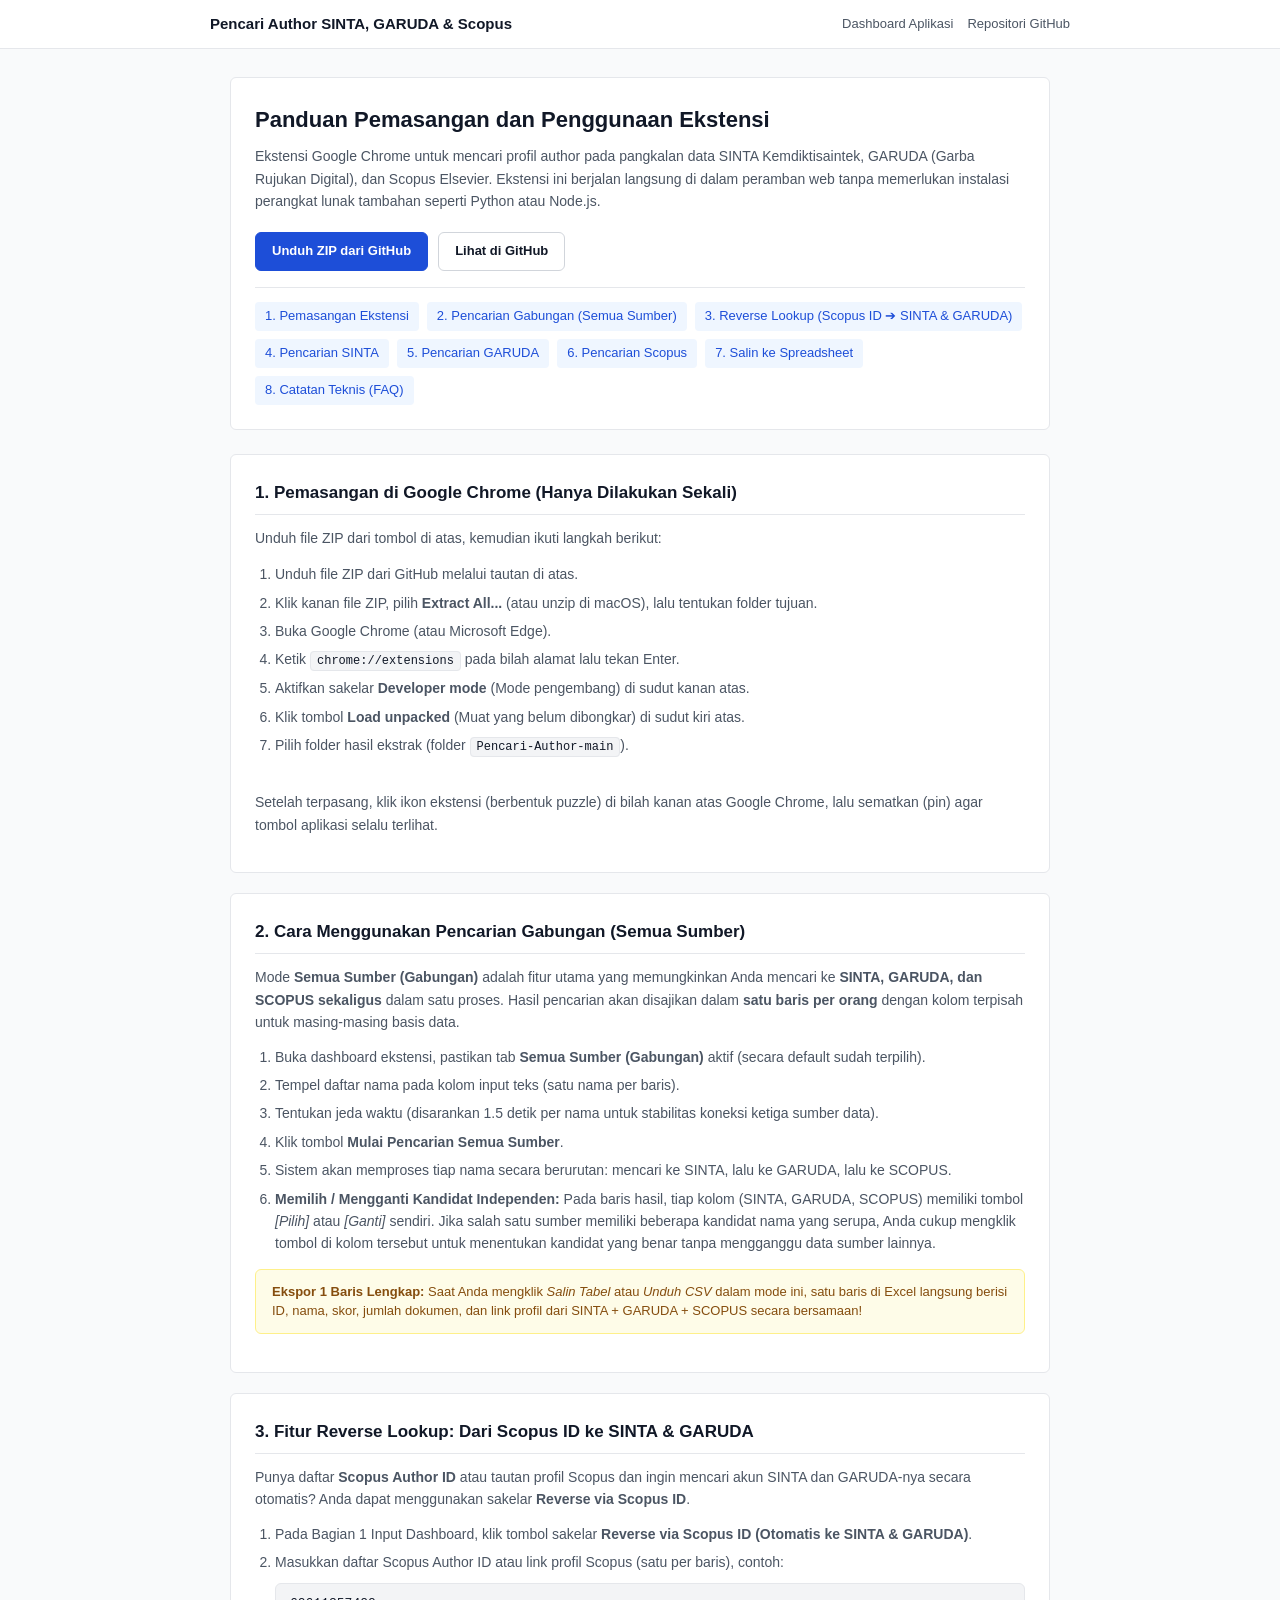
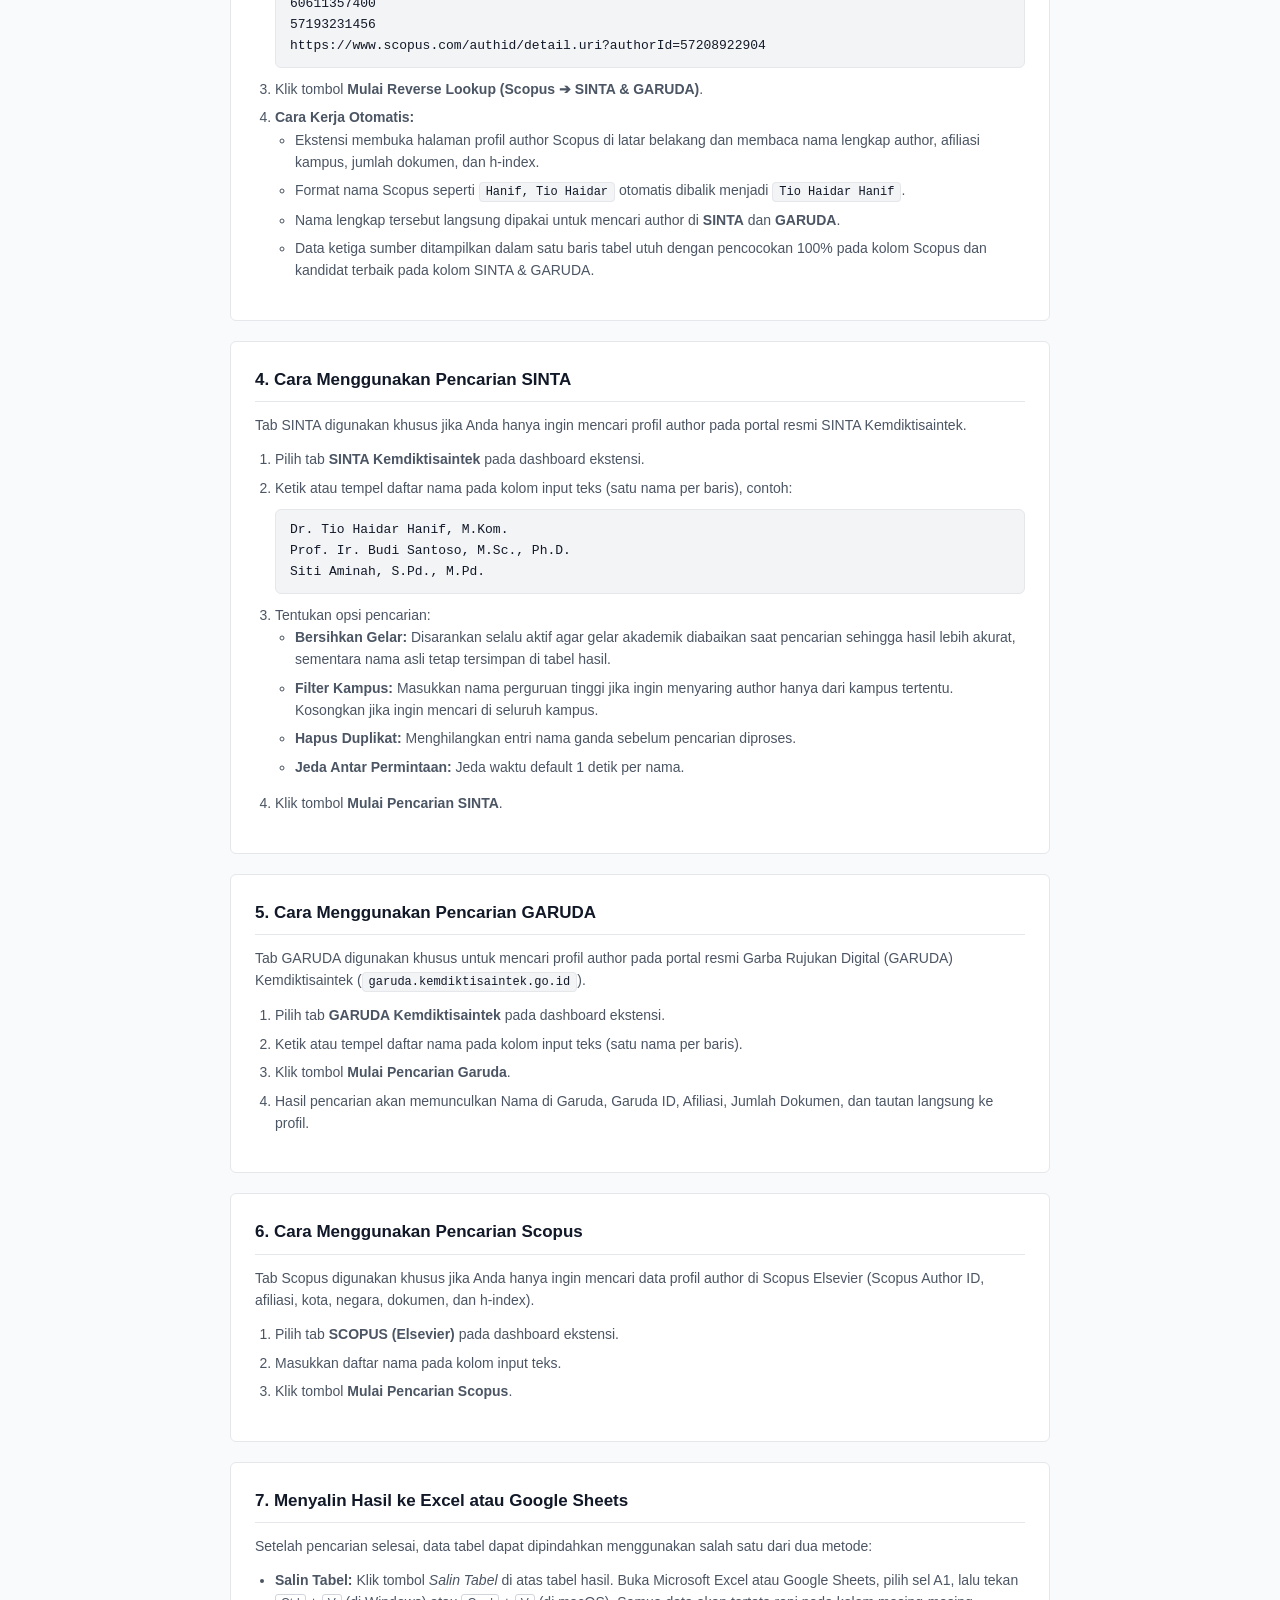
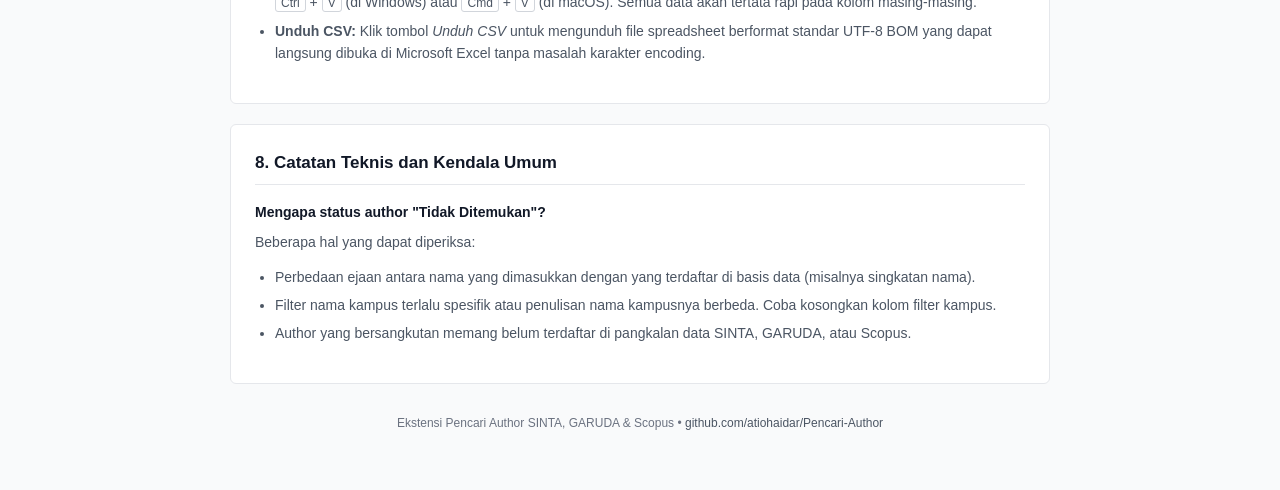
<file: index.html>
<!DOCTYPE html>
<html lang="id">
<head>
    <meta charset="UTF-8">
    <meta name="viewport" content="width=device-width, initial-scale=1.0">
    <title>Panduan dan Pemasangan Ekstensi Pencari Author SINTA, GARUDA & Scopus</title>
    <style>
        :root {
            --bg: #f9fafb;
            --surface: #ffffff;
            --text-main: #111827;
            --text-muted: #4b5563;
            --text-light: #6b7280;
            --border: #e5e7eb;
            --border-dark: #d1d5db;
            --primary: #1d4ed8;
            --primary-hover: #1e40af;
            --primary-bg: #eff6ff;
            --code-bg: #f3f4f6;
            --radius: 6px;
        }

        * {
            box-sizing: border-box;
            margin: 0;
            padding: 0;
        }

        body {
            font-family: -apple-system, BlinkMacSystemFont, "Segoe UI", Roboto, Helvetica, Arial, sans-serif;
            background-color: var(--bg);
            color: var(--text-main);
            line-height: 1.6;
            font-size: 15px;
            padding-bottom: 60px;
        }

        /* Top Bar */
        .header-bar {
            background: var(--surface);
            border-bottom: 1px solid var(--border);
            padding: 12px 24px;
        }

        .header-inner {
            max-width: 860px;
            margin: 0 auto;
            display: flex;
            align-items: center;
            justify-content: space-between;
            gap: 16px;
        }

        .header-title {
            font-size: 15px;
            font-weight: 600;
            color: var(--text-main);
            text-decoration: none;
        }

        .header-nav {
            display: flex;
            align-items: center;
            gap: 14px;
        }

        .header-nav a {
            color: var(--text-muted);
            text-decoration: none;
            font-size: 13px;
        }

        .header-nav a:hover {
            color: var(--primary);
        }

        /* Main Container */
        .content-container {
            max-width: 860px;
            margin: 28px auto 0;
            padding: 0 20px;
        }

        /* Intro Box */
        .doc-intro {
            background: var(--surface);
            border: 1px solid var(--border);
            border-radius: var(--radius);
            padding: 24px;
            margin-bottom: 24px;
        }

        .doc-intro h1 {
            font-size: 22px;
            font-weight: 700;
            color: var(--text-main);
            margin-bottom: 8px;
        }

        .doc-intro p.description {
            color: var(--text-muted);
            font-size: 14px;
            line-height: 1.6;
            margin-bottom: 20px;
        }

        .action-row {
            display: flex;
            flex-wrap: wrap;
            align-items: center;
            gap: 10px;
            margin-bottom: 14px;
        }

        .btn {
            display: inline-block;
            font-size: 13px;
            font-weight: 600;
            padding: 8px 16px;
            border-radius: var(--radius);
            text-decoration: none;
            cursor: pointer;
            transition: background 0.15s ease, border-color 0.15s ease;
        }

        .btn-primary {
            background: var(--primary);
            color: #ffffff;
            border: 1px solid var(--primary);
        }

        .btn-primary:hover {
            background: var(--primary-hover);
            border-color: var(--primary-hover);
        }

        .btn-secondary {
            background: var(--surface);
            color: var(--text-main);
            border: 1px solid var(--border-dark);
        }

        .btn-secondary:hover {
            background: var(--code-bg);
        }

        .env-note {
            font-size: 12px;
            color: var(--text-light);
        }

        /* Quick Jumps */
        .table-of-contents {
            border-top: 1px solid var(--border);
            padding-top: 14px;
            margin-top: 16px;
            display: flex;
            flex-wrap: wrap;
            gap: 8px;
        }

        .table-of-contents a {
            font-size: 13px;
            color: var(--primary);
            text-decoration: none;
            background: var(--primary-bg);
            padding: 4px 10px;
            border-radius: 4px;
        }

        .table-of-contents a:hover {
            text-decoration: underline;
        }

        /* Content Sections */
        .doc-section {
            background: var(--surface);
            border: 1px solid var(--border);
            border-radius: var(--radius);
            padding: 24px;
            margin-bottom: 20px;
        }

        .doc-section h2 {
            font-size: 17px;
            font-weight: 700;
            margin-bottom: 12px;
            color: var(--text-main);
            border-bottom: 1px solid var(--border);
            padding-bottom: 8px;
        }

        .doc-section h3 {
            font-size: 14px;
            font-weight: 600;
            margin: 16px 0 8px;
            color: var(--text-main);
        }

        .doc-section p {
            color: var(--text-muted);
            font-size: 14px;
            margin-bottom: 12px;
        }

        ol, ul {
            margin-left: 20px;
            margin-bottom: 14px;
            color: var(--text-muted);
            font-size: 14px;
        }

        li {
            margin-bottom: 6px;
        }

        code {
            font-family: ui-monospace, SFMono-Regular, Menlo, Monaco, Consolas, monospace;
            background: var(--code-bg);
            padding: 2px 6px;
            border-radius: 4px;
            font-size: 12px;
            color: var(--text-main);
            border: 1px solid var(--border);
        }

        pre {
            background: var(--code-bg);
            border: 1px solid var(--border);
            border-radius: var(--radius);
            padding: 10px 14px;
            font-family: ui-monospace, SFMono-Regular, Menlo, Monaco, Consolas, monospace;
            font-size: 13px;
            margin: 10px 0;
            overflow-x: auto;
            color: var(--text-main);
        }

        .note-box {
            background: #fefce8;
            border: 1px solid #fef08a;
            border-radius: var(--radius);
            padding: 12px 16px;
            margin: 14px 0;
            font-size: 13px;
            color: #854d0e;
            line-height: 1.5;
        }

        .os-columns {
            display: grid;
            grid-template-columns: 1fr;
            gap: 16px;
            margin-top: 14px;
        }

        .os-box {
            border: 1px solid var(--border);
            border-radius: var(--radius);
            padding: 16px;
            background: #fafafa;
        }

        .os-box-title {
            font-weight: 600;
            font-size: 14px;
            margin-bottom: 10px;
            color: var(--text-main);
        }

        kbd {
            background: #ffffff;
            border: 1px solid var(--border-dark);
            border-radius: 3px;
            padding: 1px 5px;
            font-size: 12px;
            font-family: inherit;
        }

        /* Footer */
        footer {
            max-width: 860px;
            margin: 30px auto 0;
            padding: 0 20px;
            text-align: center;
            font-size: 12px;
            color: var(--text-light);
        }

        footer a {
            color: var(--text-muted);
            text-decoration: none;
        }

        footer a:hover {
            text-decoration: underline;
        }
    </style>
</head>
<body>

    <!-- Header Navigation -->
    <header class="header-bar">
        <div class="header-inner">
            <a href="#" class="header-title">Pencari Author SINTA, GARUDA & Scopus</a>
            <div class="header-nav">
                <a href="dashboard.html">Dashboard Aplikasi</a>
                <a href="https://github.com/atiohaidar/Pencari-Author" target="_blank" rel="noopener">Repositori GitHub</a>
            </div>
        </div>
    </header>

    <main class="content-container">

        <!-- Intro and Download Section -->
        <section class="doc-intro">
            <h1>Panduan Pemasangan dan Penggunaan Ekstensi</h1>
            <p class="description">
                Ekstensi Google Chrome untuk mencari profil author pada pangkalan data SINTA Kemdiktisaintek, GARUDA (Garba Rujukan Digital), dan Scopus Elsevier. Ekstensi ini berjalan langsung di dalam peramban web tanpa memerlukan instalasi perangkat lunak tambahan seperti Python atau Node.js.
            </p>

            <div class="action-row">
                <a href="https://github.com/atiohaidar/Pencari-Author/archive/refs/heads/main.zip" class="btn btn-primary">
                    Unduh ZIP dari GitHub
                </a>
               
                <a href="https://github.com/atiohaidar/Pencari-Author" target="_blank" rel="noopener" class="btn btn-secondary">
                    Lihat di GitHub
                </a>
            </div>

            <nav class="table-of-contents">
                <a href="#instalasi">1. Pemasangan Ekstensi</a>
                <a href="#gabungan">2. Pencarian Gabungan (Semua Sumber)</a>
                <a href="#reverse-scopus">3. Reverse Lookup (Scopus ID ➔ SINTA & GARUDA)</a>
                <a href="#sinta">4. Pencarian SINTA</a>
                <a href="#garuda">5. Pencarian GARUDA</a>
                <a href="#scopus">6. Pencarian Scopus</a>
                <a href="#ekspor">7. Salin ke Spreadsheet</a>
                <a href="#faq">8. Catatan Teknis (FAQ)</a>
            </nav>
        </section>

        <!-- Section 1: Pemasangan -->
        <section id="instalasi" class="doc-section">
            <h2>1. Pemasangan di Google Chrome (Hanya Dilakukan Sekali)</h2>
            <p>
                Unduh file ZIP dari tombol di atas, kemudian ikuti langkah berikut:
            </p>

            <div class="os-columns">
                <ol>
                    <li>Unduh file ZIP dari GitHub melalui tautan di atas.</li>
                    <li>Klik kanan file ZIP, pilih <strong>Extract All...</strong> (atau unzip di macOS), lalu tentukan folder tujuan.</li>
                    <li>Buka Google Chrome (atau Microsoft Edge).</li>
                    <li>Ketik <code>chrome://extensions</code> pada bilah alamat lalu tekan Enter.</li>
                    <li>Aktifkan sakelar <strong>Developer mode</strong> (Mode pengembang) di sudut kanan atas.</li>
                    <li>Klik tombol <strong>Load unpacked</strong> (Muat yang belum dibongkar) di sudut kiri atas.</li>
                    <li>Pilih folder hasil ekstrak (folder <code>Pencari-Author-main</code>).</li>
                </ol>
            </div>

            <p style="margin-top: 14px;">
                Setelah terpasang, klik ikon ekstensi (berbentuk puzzle) di bilah kanan atas Google Chrome, lalu sematkan (pin) agar tombol aplikasi selalu terlihat.
            </p>
        </section>

        <!-- Section 2: Pencarian Gabungan -->
        <section id="gabungan" class="doc-section">
            <h2>2. Cara Menggunakan Pencarian Gabungan (Semua Sumber)</h2>
            <p>
                Mode <strong>Semua Sumber (Gabungan)</strong> adalah fitur utama yang memungkinkan Anda mencari ke <strong>SINTA, GARUDA, dan SCOPUS sekaligus</strong> dalam satu proses. Hasil pencarian akan disajikan dalam <strong>satu baris per orang</strong> dengan kolom terpisah untuk masing-masing basis data.
            </p>

            <ol>
                <li>Buka dashboard ekstensi, pastikan tab <strong>Semua Sumber (Gabungan)</strong> aktif (secara default sudah terpilih).</li>
                <li>Tempel daftar nama pada kolom input teks (satu nama per baris).</li>
                <li>Tentukan jeda waktu (disarankan 1.5 detik per nama untuk stabilitas koneksi ketiga sumber data).</li>
                <li>Klik tombol <strong>Mulai Pencarian Semua Sumber</strong>.</li>
                <li>
                    Sistem akan memproses tiap nama secara berurutan: mencari ke SINTA, lalu ke GARUDA, lalu ke SCOPUS.
                </li>
                <li>
                    <strong>Memilih / Mengganti Kandidat Independen:</strong> Pada baris hasil, tiap kolom (SINTA, GARUDA, SCOPUS) memiliki tombol <em>[Pilih]</em> atau <em>[Ganti]</em> sendiri. Jika salah satu sumber memiliki beberapa kandidat nama yang serupa, Anda cukup mengklik tombol di kolom tersebut untuk menentukan kandidat yang benar tanpa mengganggu data sumber lainnya.
                </li>
            </ol>

            <div class="note-box">
                <strong>Ekspor 1 Baris Lengkap:</strong> Saat Anda mengklik <em>Salin Tabel</em> atau <em>Unduh CSV</em> dalam mode ini, satu baris di Excel langsung berisi ID, nama, skor, jumlah dokumen, dan link profil dari SINTA + GARUDA + SCOPUS secara bersamaan!
            </div>
        </section>

        <!-- Section 3: Reverse Lookup Scopus ID -->
        <section id="reverse-scopus" class="doc-section">
            <h2>3. Fitur Reverse Lookup: Dari Scopus ID ke SINTA & GARUDA</h2>
            <p>
                Punya daftar <strong>Scopus Author ID</strong> atau tautan profil Scopus dan ingin mencari akun SINTA dan GARUDA-nya secara otomatis? Anda dapat menggunakan sakelar <strong>Reverse via Scopus ID</strong>.
            </p>

            <ol>
                <li>Pada Bagian 1 Input Dashboard, klik tombol sakelar <strong>Reverse via Scopus ID (Otomatis ke SINTA & GARUDA)</strong>.</li>
                <li>
                    Masukkan daftar Scopus Author ID atau link profil Scopus (satu per baris), contoh:
                    <pre>60611357400
57193231456
https://www.scopus.com/authid/detail.uri?authorId=57208922904</pre>
                </li>
                <li>Klik tombol <strong>Mulai Reverse Lookup (Scopus ➔ SINTA & GARUDA)</strong>.</li>
                <li>
                    <strong>Cara Kerja Otomatis:</strong>
                    <ul>
                        <li>Ekstensi membuka halaman profil author Scopus di latar belakang dan membaca nama lengkap author, afiliasi kampus, jumlah dokumen, dan h-index.</li>
                        <li>Format nama Scopus seperti <code>Hanif, Tio Haidar</code> otomatis dibalik menjadi <code>Tio Haidar Hanif</code>.</li>
                        <li>Nama lengkap tersebut langsung dipakai untuk mencari author di <strong>SINTA</strong> dan <strong>GARUDA</strong>.</li>
                        <li>Data ketiga sumber ditampilkan dalam satu baris tabel utuh dengan pencocokan 100% pada kolom Scopus dan kandidat terbaik pada kolom SINTA & GARUDA.</li>
                    </ul>
                </li>
            </ol>
        </section>

        <!-- Section 4: Pencarian SINTA -->
        <section id="sinta" class="doc-section">
            <h2>4. Cara Menggunakan Pencarian SINTA</h2>
            <p>
                Tab SINTA digunakan khusus jika Anda hanya ingin mencari profil author pada portal resmi SINTA Kemdiktisaintek.
            </p>

            <ol>
                <li>Pilih tab <strong>SINTA Kemdiktisaintek</strong> pada dashboard ekstensi.</li>
                <li>
                    Ketik atau tempel daftar nama pada kolom input teks (satu nama per baris), contoh:
                    <pre>Dr. Tio Haidar Hanif, M.Kom.
Prof. Ir. Budi Santoso, M.Sc., Ph.D.
Siti Aminah, S.Pd., M.Pd.</pre>
                </li>
                <li>
                    Tentukan opsi pencarian:
                    <ul>
                        <li><strong>Bersihkan Gelar:</strong> Disarankan selalu aktif agar gelar akademik diabaikan saat pencarian sehingga hasil lebih akurat, sementara nama asli tetap tersimpan di tabel hasil.</li>
                        <li><strong>Filter Kampus:</strong> Masukkan nama perguruan tinggi jika ingin menyaring author hanya dari kampus tertentu. Kosongkan jika ingin mencari di seluruh kampus.</li>
                        <li><strong>Hapus Duplikat:</strong> Menghilangkan entri nama ganda sebelum pencarian diproses.</li>
                        <li><strong>Jeda Antar Permintaan:</strong> Jeda waktu default 1 detik per nama.</li>
                    </ul>
                </li>
                <li>Klik tombol <strong>Mulai Pencarian SINTA</strong>.</li>
            </ol>
        </section>

        <!-- Section 5: Pencarian GARUDA -->
        <section id="garuda" class="doc-section">
            <h2>5. Cara Menggunakan Pencarian GARUDA</h2>
            <p>
                Tab GARUDA digunakan khusus untuk mencari profil author pada portal resmi Garba Rujukan Digital (GARUDA) Kemdiktisaintek (<code>garuda.kemdiktisaintek.go.id</code>).
            </p>

            <ol>
                <li>Pilih tab <strong>GARUDA Kemdiktisaintek</strong> pada dashboard ekstensi.</li>
                <li>Ketik atau tempel daftar nama pada kolom input teks (satu nama per baris).</li>
                <li>Klik tombol <strong>Mulai Pencarian Garuda</strong>.</li>
                <li>Hasil pencarian akan memunculkan Nama di Garuda, Garuda ID, Afiliasi, Jumlah Dokumen, dan tautan langsung ke profil.</li>
            </ol>
        </section>

        <!-- Section 6: Pencarian Scopus -->
        <section id="scopus" class="doc-section">
            <h2>6. Cara Menggunakan Pencarian Scopus</h2>
            <p>
                Tab Scopus digunakan khusus jika Anda hanya ingin mencari data profil author di Scopus Elsevier (Scopus Author ID, afiliasi, kota, negara, dokumen, dan h-index).
            </p>

            <ol>
                <li>Pilih tab <strong>SCOPUS (Elsevier)</strong> pada dashboard ekstensi.</li>
                <li>Masukkan daftar nama pada kolom input teks.</li>
                <li>Klik tombol <strong>Mulai Pencarian Scopus</strong>.</li>
            </ol>
        </section>

        <!-- Section 7: Salin ke Spreadsheet -->
        <section id="ekspor" class="doc-section">
            <h2>7. Menyalin Hasil ke Excel atau Google Sheets</h2>
            <p>
                Setelah pencarian selesai, data tabel dapat dipindahkan menggunakan salah satu dari dua metode:
            </p>

            <ul>
                <li>
                    <strong>Salin Tabel:</strong> Klik tombol <em>Salin Tabel</em> di atas tabel hasil. Buka Microsoft Excel atau Google Sheets, pilih sel A1, lalu tekan <kbd>Ctrl</kbd> + <kbd>V</kbd> (di Windows) atau <kbd>Cmd</kbd> + <kbd>V</kbd> (di macOS). Semua data akan tertata rapi pada kolom masing-masing.
                </li>
                <li>
                    <strong>Unduh CSV:</strong> Klik tombol <em>Unduh CSV</em> untuk mengunduh file spreadsheet berformat standar UTF-8 BOM yang dapat langsung dibuka di Microsoft Excel tanpa masalah karakter encoding.
                </li>
            </ul>
        </section>

        <!-- Section 8: Catatan Teknis & FAQ -->
        <section id="faq" class="doc-section">
            <h2>8. Catatan Teknis dan Kendala Umum</h2>

            <h3>Mengapa status author "Tidak Ditemukan"?</h3>
            <p>
                Beberapa hal yang dapat diperiksa:
            </p>
            <ul>
                <li>Perbedaan ejaan antara nama yang dimasukkan dengan yang terdaftar di basis data (misalnya singkatan nama).</li>
                <li>Filter nama kampus terlalu spesifik atau penulisan nama kampusnya berbeda. Coba kosongkan kolom filter kampus.</li>
                <li>Author yang bersangkutan memang belum terdaftar di pangkalan data SINTA, GARUDA, atau Scopus.</li>
            </ul>
        </section>

    </main>

    <footer>
        <p>Ekstensi Pencari Author SINTA, GARUDA & Scopus &bull; <a href="https://github.com/atiohaidar/Pencari-Author" target="_blank" rel="noopener">github.com/atiohaidar/Pencari-Author</a></p>
    </footer>

</body>
</html>
</file>
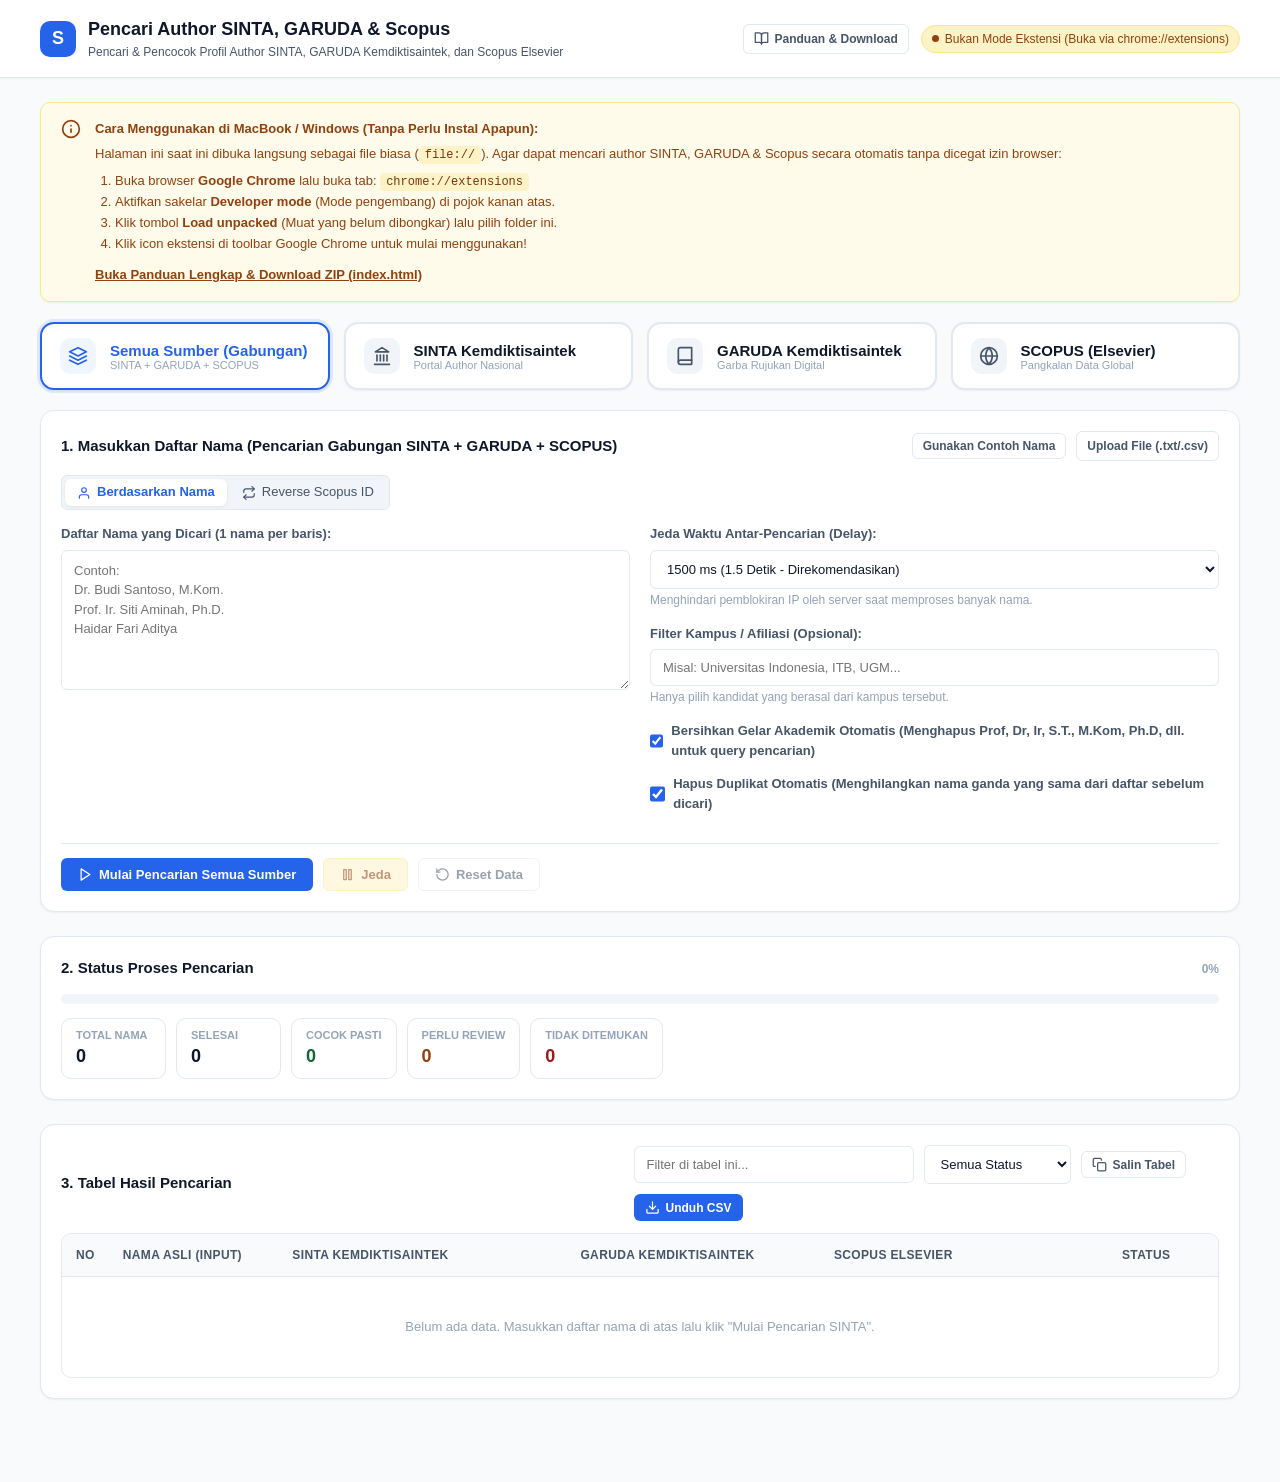
<file: dashboard.html>
<!DOCTYPE html>
<html lang="id">
<head>
    <meta charset="UTF-8">
    <meta name="viewport" content="width=device-width, initial-scale=1.0">
    <title>Pencari Author SINTA, GARUDA & Scopus - Pencocok & Resolusi Nama</title>
    <link rel="stylesheet" href="style.css">
    <link rel="shortcut icon" href="icon.png" type="image/png">
</head>
<body>

    <!-- Header Navigation -->
    <header>
        <div class="container header-content">
            <div class="brand">
                <div class="brand-icon">S</div>
                <div>
                    <h1>Pencari Author SINTA, GARUDA & Scopus</h1>
                    <p>Pencari & Pencocok Profil Author SINTA, GARUDA Kemdiktisaintek, dan Scopus Elsevier</p>
                </div>
            </div>
            <div class="header-meta">
                <a href="index.html" target="_blank" class="btn btn-secondary btn-sm" style="text-decoration: none; display: inline-flex; align-items: center; gap: 6px;">
                    <svg class="icon" viewBox="0 0 24 24"><path d="M2 3h6a4 4 0 0 1 4 4v14a3 3 0 0 0-3-3H2z"></path><path d="M22 3h-6a4 4 0 0 0-4 4v14a3 3 0 0 1 3-3h7z"></path></svg>
                    Panduan & Download
                </a>
                <span id="serverStatusBadge" class="badge-server">
                    <span class="dot"></span> Memeriksa Mode Ekstensi...
                </span>
            </div>
        </div>
    </header>

    <main class="container">

        <!-- Non-Extension Mode Notice Banner (Hidden when running as Chrome Extension) -->
        <div id="standaloneNotice" class="alert-banner hidden">
            <div class="alert-icon">
                <svg class="icon icon-lg" viewBox="0 0 24 24"><circle cx="12" cy="12" r="10"></circle><line x1="12" y1="16" x2="12" y2="12"></line><line x1="12" y1="8" x2="12.01" y2="8"></line></svg>
            </div>
            <div class="alert-body">
                <strong>Cara Menggunakan di MacBook / Windows (Tanpa Perlu Instal Apapun):</strong>
                <p style="margin: 4px 0 6px 0;">Halaman ini saat ini dibuka langsung sebagai file biasa (<code>file://</code>). Agar dapat mencari author SINTA, GARUDA & Scopus secara otomatis tanpa dicegat izin browser:</p>
                <ol style="margin: 0 0 0 20px; line-height: 1.6;">
                    <li>Buka browser <strong>Google Chrome</strong> lalu buka tab: <code>chrome://extensions</code></li>
                    <li>Aktifkan sakelar <strong>Developer mode</strong> (Mode pengembang) di pojok kanan atas.</li>
                    <li>Klik tombol <strong>Load unpacked</strong> (Muat yang belum dibongkar) lalu pilih folder ini.</li>
                    <li>Klik icon ekstensi di toolbar Google Chrome untuk mulai menggunakan!</li>
                </ol>
                <div style="margin-top: 10px;">
                    <a href="index.html" target="_blank" style="color: #92400e; font-weight: 600; text-decoration: underline;">
                        Buka Panduan Lengkap & Download ZIP (index.html)
                    </a>
                </div>
            </div>
        </div>

        <!-- Source Selector Tabs -->
        <div class="source-tabs">
            <button type="button" id="tabAll" class="source-tab active">
                <span class="source-icon">
                    <svg class="icon-lg" viewBox="0 0 24 24"><polygon points="12 2 2 7 12 12 22 7 12 2"></polygon><polyline points="2 17 12 22 22 17"></polyline><polyline points="2 12 12 17 22 12"></polyline></svg>
                </span>
                <div>
                    <div class="source-title">Semua Sumber (Gabungan)</div>
                    <div class="text-muted text-sm" style="font-size: 11px;">SINTA + GARUDA + SCOPUS</div>
                </div>
            </button>
            <button type="button" id="tabSinta" class="source-tab">
                <span class="source-icon">
                    <svg class="icon-lg" viewBox="0 0 24 24"><line x1="3" y1="22" x2="21" y2="22"></line><line x1="6" y1="18" x2="6" y2="11"></line><line x1="10" y1="18" x2="10" y2="11"></line><line x1="14" y1="18" x2="14" y2="11"></line><line x1="18" y1="18" x2="18" y2="11"></line><polygon points="12 2 20 7 4 7"></polygon></svg>
                </span>
                <div>
                    <div class="source-title">SINTA Kemdiktisaintek</div>
                    <div class="text-muted text-sm" style="font-size: 11px;">Portal Author Nasional</div>
                </div>
            </button>
            <button type="button" id="tabGaruda" class="source-tab">
                <span class="source-icon">
                    <svg class="icon-lg" viewBox="0 0 24 24"><path d="M4 19.5A2.5 2.5 0 0 1 6.5 17H20"></path><path d="M6.5 2H20v20H6.5A2.5 2.5 0 0 1 4 19.5v-15A2.5 2.5 0 0 1 6.5 2z"></path></svg>
                </span>
                <div>
                    <div class="source-title">GARUDA Kemdiktisaintek</div>
                    <div class="text-muted text-sm" style="font-size: 11px;">Garba Rujukan Digital</div>
                </div>
            </button>
            <button type="button" id="tabScopus" class="source-tab">
                <span class="source-icon">
                    <svg class="icon-lg" viewBox="0 0 24 24"><circle cx="12" cy="12" r="10"></circle><line x1="2" y1="12" x2="22" y2="12"></line><path d="M12 2a15.3 15.3 0 0 1 4 10 15.3 15.3 0 0 1-4 10 15.3 15.3 0 0 1-4-10 15.3 15.3 0 0 1 4-10z"></path></svg>
                </span>
                <div>
                    <div class="source-title">SCOPUS (Elsevier)</div>
                    <div class="text-muted text-sm" style="font-size: 11px;">Pangkalan Data Global</div>
                </div>
            </button>
        </div>

        <!-- Section 1: Input & Configuration -->
        <section class="card">
            <div class="card-title">
                <span id="section1Title">1. Masukkan Daftar Nama (Pencarian Gabungan SINTA + GARUDA + SCOPUS)</span>
                <div class="btn-group">
                    <button type="button" id="btnSampleNames" class="btn btn-secondary btn-sm">Gunakan Contoh Nama</button>
                    <label class="btn btn-secondary btn-sm" style="margin-bottom: 0; cursor: pointer;">
                        Upload File (.txt/.csv)
                        <input type="file" id="fileUploadInput" accept=".txt,.csv" style="display: none;">
                    </label>
                </div>
            </div>

            <!-- Input Mode Selector (Name vs Scopus ID Reverse Lookup) -->
            <div class="input-mode-container">
                <div class="segmented-control" id="inputModeSelector">
                    <button type="button" class="segmented-btn active" id="inputModeName" data-mode="name">
                        <svg class="icon icon-sm" width="14" height="14" viewBox="0 0 24 24" fill="none" stroke="currentColor" stroke-width="2" stroke-linecap="round" stroke-linejoin="round"><path d="M20 21v-2a4 4 0 0 0-4-4H8a4 4 0 0 0-4 4v2"></path><circle cx="12" cy="7" r="4"></circle></svg>
                        Berdasarkan Nama
                    </button>
                    <button type="button" class="segmented-btn" id="inputModeScopusId" data-mode="scopus_id">
                        <svg class="icon icon-sm" width="14" height="14" viewBox="0 0 24 24" fill="none" stroke="currentColor" stroke-width="2" stroke-linecap="round" stroke-linejoin="round"><polyline points="17 1 21 5 17 9"></polyline><path d="M3 11V9a4 4 0 0 1 4-4h14"></path><polyline points="7 23 3 19 7 15"></polyline><path d="M21 13v2a4 4 0 0 1-4 4H3"></path></svg>
                        Reverse Scopus ID
                    </button>
                </div>
            </div>

            <div class="grid-2">
                <!-- Names Textarea -->
                <div>
                    <label for="namesInput" id="namesInputLabel">Daftar Nama yang Dicari (1 nama per baris):</label>
                    <textarea id="namesInput" placeholder="Contoh:&#10;Dr. Budi Santoso, M.Kom.&#10;Prof. Ir. Siti Aminah, Ph.D.&#10;Haidar Fari Aditya"></textarea>
                </div>

                <!-- Parameters & Options -->
                <div>
                    <div class="form-group">
                        <label for="delaySelect">Jeda Waktu Antar-Pencarian (Delay):</label>
                        <select id="delaySelect">
                            <option value="800">800 ms (Cepat)</option>
                            <option value="1000">1000 ms (1 Detik)</option>
                            <option value="1500" selected>1500 ms (1.5 Detik - Direkomendasikan)</option>
                            <option value="2000">2000 ms (2 Detik - Sangat Aman)</option>
                        </select>
                        <span class="text-muted text-sm">Menghindari pemblokiran IP oleh server saat memproses banyak nama.</span>
                    </div>

                    <div class="form-group">
                        <label for="campusFilter">Filter Kampus / Afiliasi (Opsional):</label>
                        <input type="text" id="campusFilter" placeholder="Misal: Universitas Indonesia, ITB, UGM...">
                        <span class="text-muted text-sm">Hanya pilih kandidat yang berasal dari kampus tersebut.</span>
                    </div>

                    <div class="form-group">
                        <label class="form-check">
                            <input type="checkbox" id="stripTitlesCheck" checked>
                            <span><strong>Bersihkan Gelar Akademik Otomatis</strong> (Menghapus Prof, Dr, Ir, S.T., M.Kom, Ph.D, dll. untuk query pencarian)</span>
                        </label>
                    </div>

                    <div class="form-group">
                        <label class="form-check">
                            <input type="checkbox" id="removeDuplicatesCheck" checked>
                            <span><strong>Hapus Duplikat Otomatis</strong> (Menghilangkan nama ganda yang sama dari daftar sebelum dicari)</span>
                        </label>
                    </div>
                </div>
            </div>

            <!-- Action Buttons -->
            <div class="btn-group" style="margin-top: 16px; padding-top: 14px; border-top: 1px solid var(--border-color);">
                <button type="button" id="btnStart" class="btn btn-primary">
                    <svg class="icon" viewBox="0 0 24 24"><polygon points="5 3 19 12 5 21 5 3"></polygon></svg>
                    <span id="btnStartText">Mulai Pencarian Semua Sumber</span>
                </button>
                <button type="button" id="btnPause" class="btn btn-warning" disabled>
                    <svg class="icon" id="pauseIcon" viewBox="0 0 24 24"><rect x="6" y="4" width="4" height="16"></rect><rect x="14" y="4" width="4" height="16"></rect></svg>
                    <span id="btnPauseText">Jeda</span>
                </button>
                <button type="button" id="btnReset" class="btn btn-secondary" disabled>
                    <svg class="icon" viewBox="0 0 24 24"><path d="M3 12a9 9 0 1 0 9-9 9.75 9.75 0 0 0-6.74 2.74L3 8"></path><path d="M3 3v5h5"></path></svg>
                    Reset Data
                </button>
            </div>
        </section>

        <!-- Section 2: Progress & Stats Dashboard -->
        <section class="card">
            <div class="card-title">
                <span>2. Status Proses Pencarian</span>
                <span id="progressText" class="text-muted text-sm">0%</span>
            </div>

            <div class="progress-container">
                <div id="progressBar" class="progress-bar"></div>
            </div>

            <div class="stat-pills">
                <div class="stat-pill">
                    <span class="stat-label">Total Nama</span>
                    <span id="statTotal" class="stat-value">0</span>
                </div>
                <div class="stat-pill">
                    <span class="stat-label">Selesai</span>
                    <span id="statDone" class="stat-value">0</span>
                </div>
                <div class="stat-pill">
                    <span class="stat-label">Cocok Pasti</span>
                    <span id="statMatched" class="stat-value text-success">0</span>
                </div>
                <div class="stat-pill">
                    <span class="stat-label">Perlu Review</span>
                    <span id="statReview" class="stat-value" style="color: var(--warning-text);">0</span>
                </div>
                <div class="stat-pill">
                    <span class="stat-label">Tidak Ditemukan</span>
                    <span id="statNotFound" class="stat-value text-danger">0</span>
                </div>
            </div>
        </section>

        <!-- Review Alert Banner (When multiple candidates need user confirmation) -->
        <div id="reviewBanner" class="review-box hidden">
            <div style="display: flex; justify-content: space-between; align-items: center; flex-wrap: wrap; gap: 12px;">
                <div>
                    <strong style="color: var(--warning-text); font-size: 14px;">Perhatian: Terdapat <span id="reviewCount">0</span> nama yang memerlukan konfirmasi Anda</strong>
                    <p style="color: var(--text-secondary); font-size: 12px; margin-top: 2px;">
                        Ditemukan lebih dari 1 kandidat atau skor kemiripan nama bervariasi.
                    </p>
                </div>
                <div class="btn-group">
                    <button type="button" id="btnReviewNext" class="btn btn-warning btn-sm">
                        Review Satu Per Satu
                    </button>
                    <button type="button" id="btnAcceptAllTop" class="btn btn-secondary btn-sm">
                        Pilih Rekomendasi Teratas untuk Semua
                    </button>
                </div>
            </div>
        </div>

        <!-- Section 3: Results Table & CSV Export -->
        <section class="card">
            <div class="table-filter-bar">
                <div class="card-title" style="margin-bottom: 0;">
                    <span>3. Tabel Hasil Pencarian</span>
                </div>

                <div class="btn-group" style="align-items: center;">
                    <input type="text" id="tableSearchInput" class="search-table-input" placeholder="Filter di tabel ini...">
                    
                    <select id="statusFilter" style="width: auto;">
                        <option value="all">Semua Status</option>
                        <option value="matched">Cocok (Matched)</option>
                        <option value="need_review">Perlu Review</option>
                        <option value="not_found">Tidak Ditemukan</option>
                        <option value="skipped">Dilewati / Kosong</option>
                    </select>

                    <button type="button" id="btnCopyTable" class="btn btn-secondary btn-sm">
                        <svg class="icon" viewBox="0 0 24 24"><rect x="9" y="9" width="13" height="13" rx="2" ry="2"></rect><path d="M5 15H4a2 2 0 0 1-2-2V4a2 2 0 0 1 2-2h9a2 2 0 0 1 2 2v1"></path></svg>
                        Salin Tabel
                    </button>
                    <button type="button" id="btnExportCSV" class="btn btn-primary btn-sm">
                        <svg class="icon" viewBox="0 0 24 24"><path d="M21 15v4a2 2 0 0 1-2 2H5a2 2 0 0 1-2-2v-4"></path><polyline points="7 10 12 15 17 10"></polyline><line x1="12" y1="15" x2="12" y2="3"></line></svg>
                        Unduh CSV
                    </button>
                </div>
            </div>

            <div class="table-wrapper">
                <table>
                    <thead id="resultsTableHead">
                        <!-- Rendered dynamically by app.js -->
                    </thead>
                    <tbody id="resultsTableBody">
                        <tr>
                            <td colspan="11" style="text-align: center; padding: 40px; color: var(--text-muted);">
                                Belum ada data. Masukkan daftar nama di atas lalu klik "Mulai Pencarian SINTA".
                            </td>
                        </tr>
                    </tbody>
                </table>
            </div>
        </section>

    </main>

    <!-- Modal for Resolving Candidate Selection -->
    <div id="reviewModal" class="modal-overlay hidden">
        <div class="modal-content">
            <div class="modal-header">
                <div>
                    <h3 id="modalTitle">Pilih Kandidat SINTA</h3>
                    <p id="modalSubtitle" class="text-muted text-sm"></p>
                </div>
                <button type="button" id="btnModalCloseHeader" class="btn btn-secondary btn-sm" aria-label="Tutup">
                    <svg class="icon" viewBox="0 0 24 24"><line x1="18" y1="6" x2="6" y2="18"></line><line x1="6" y1="6" x2="18" y2="18"></line></svg>
                </button>
            </div>
            
            <div class="modal-body">
                <p style="font-size: 13px; color: var(--text-secondary); margin-bottom: 12px;">
                    Klik salah satu kartu di bawah ini untuk memilih author yang sesuai, atau klik tombol "Tidak Ada yang Benar" jika bukan salah satunya:
                </p>
                <div id="candidateCardsContainer" class="candidate-grid"></div>
            </div>

            <div class="modal-footer">
                <button type="button" id="btnModalChooseNone" class="btn btn-danger btn-sm">
                    Tidak Ada yang Benar (Tandai Kosong)
                </button>
                <button type="button" id="btnModalCloseFooter" class="btn btn-secondary btn-sm">
                    Tutup
                </button>
            </div>
        </div>
    </div>

    <!-- Application Script -->
    <script src="app.js"></script>
</body>
</html>
</file>
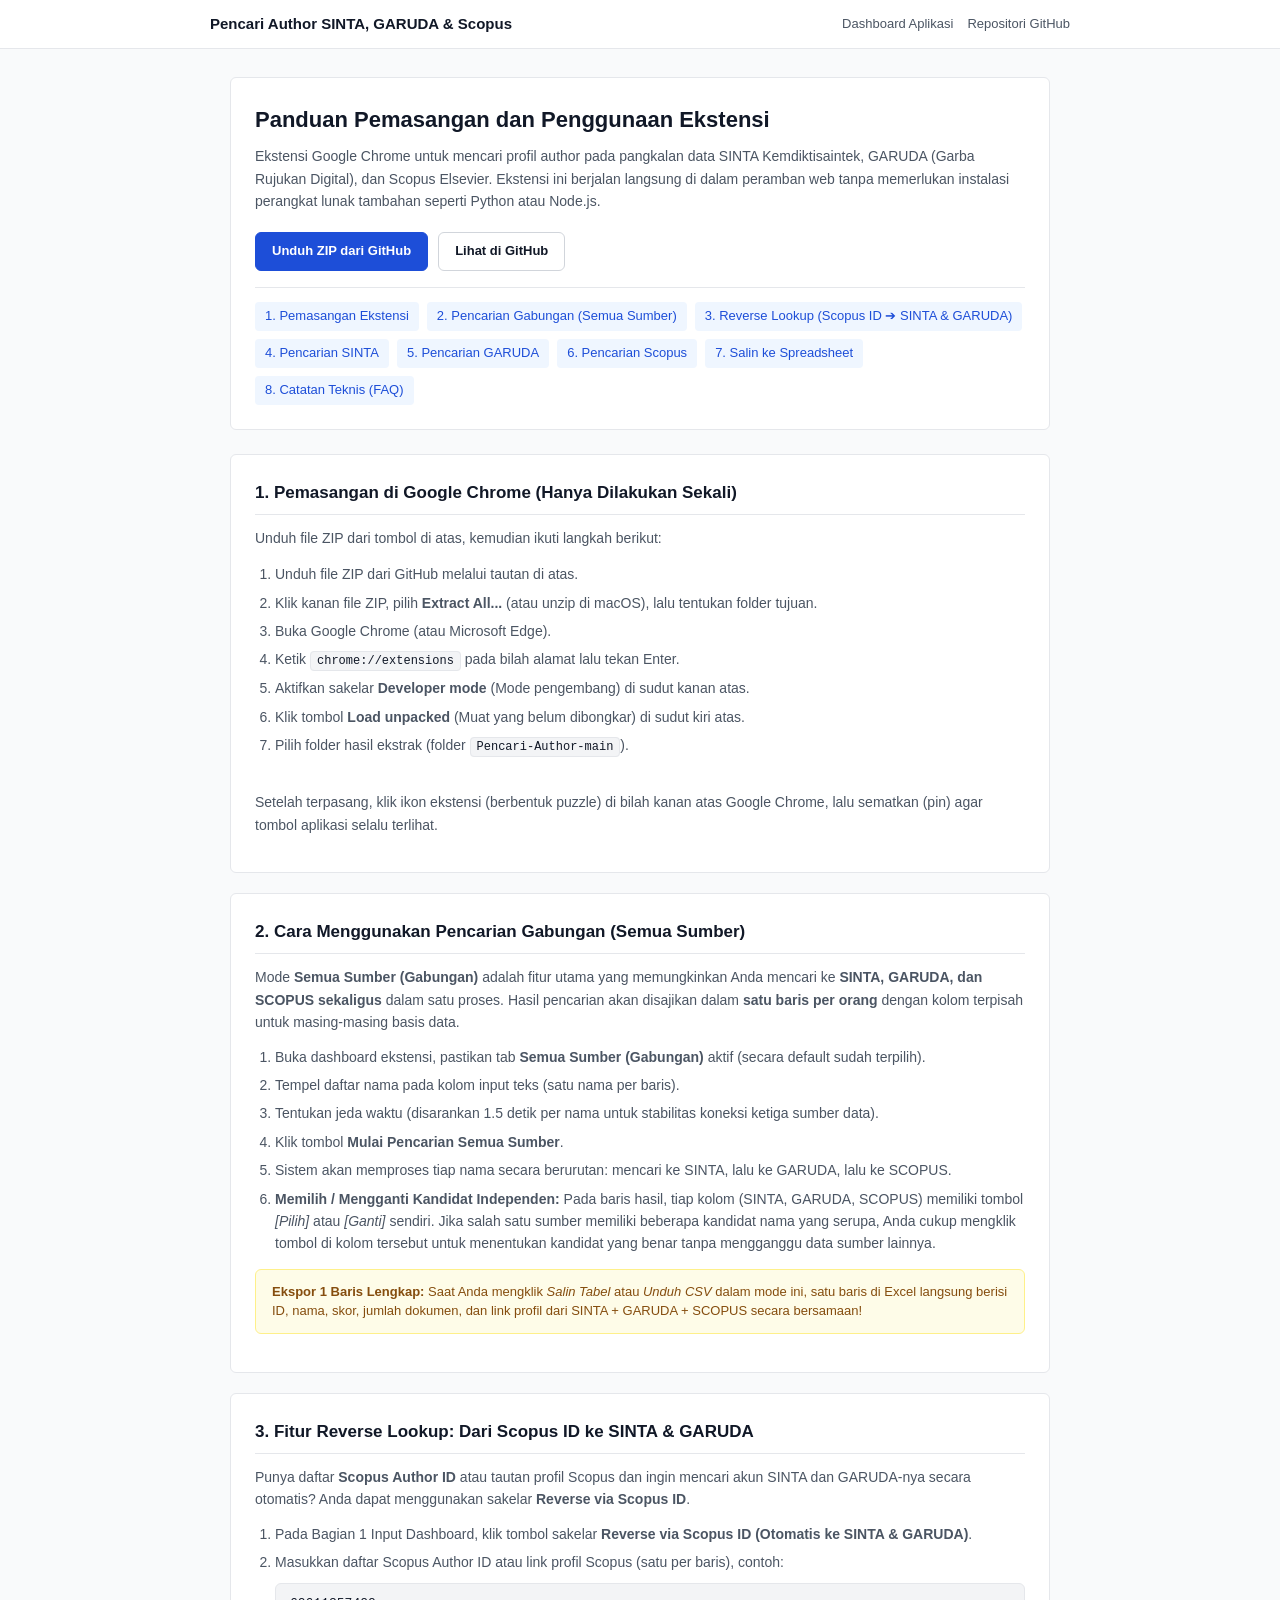
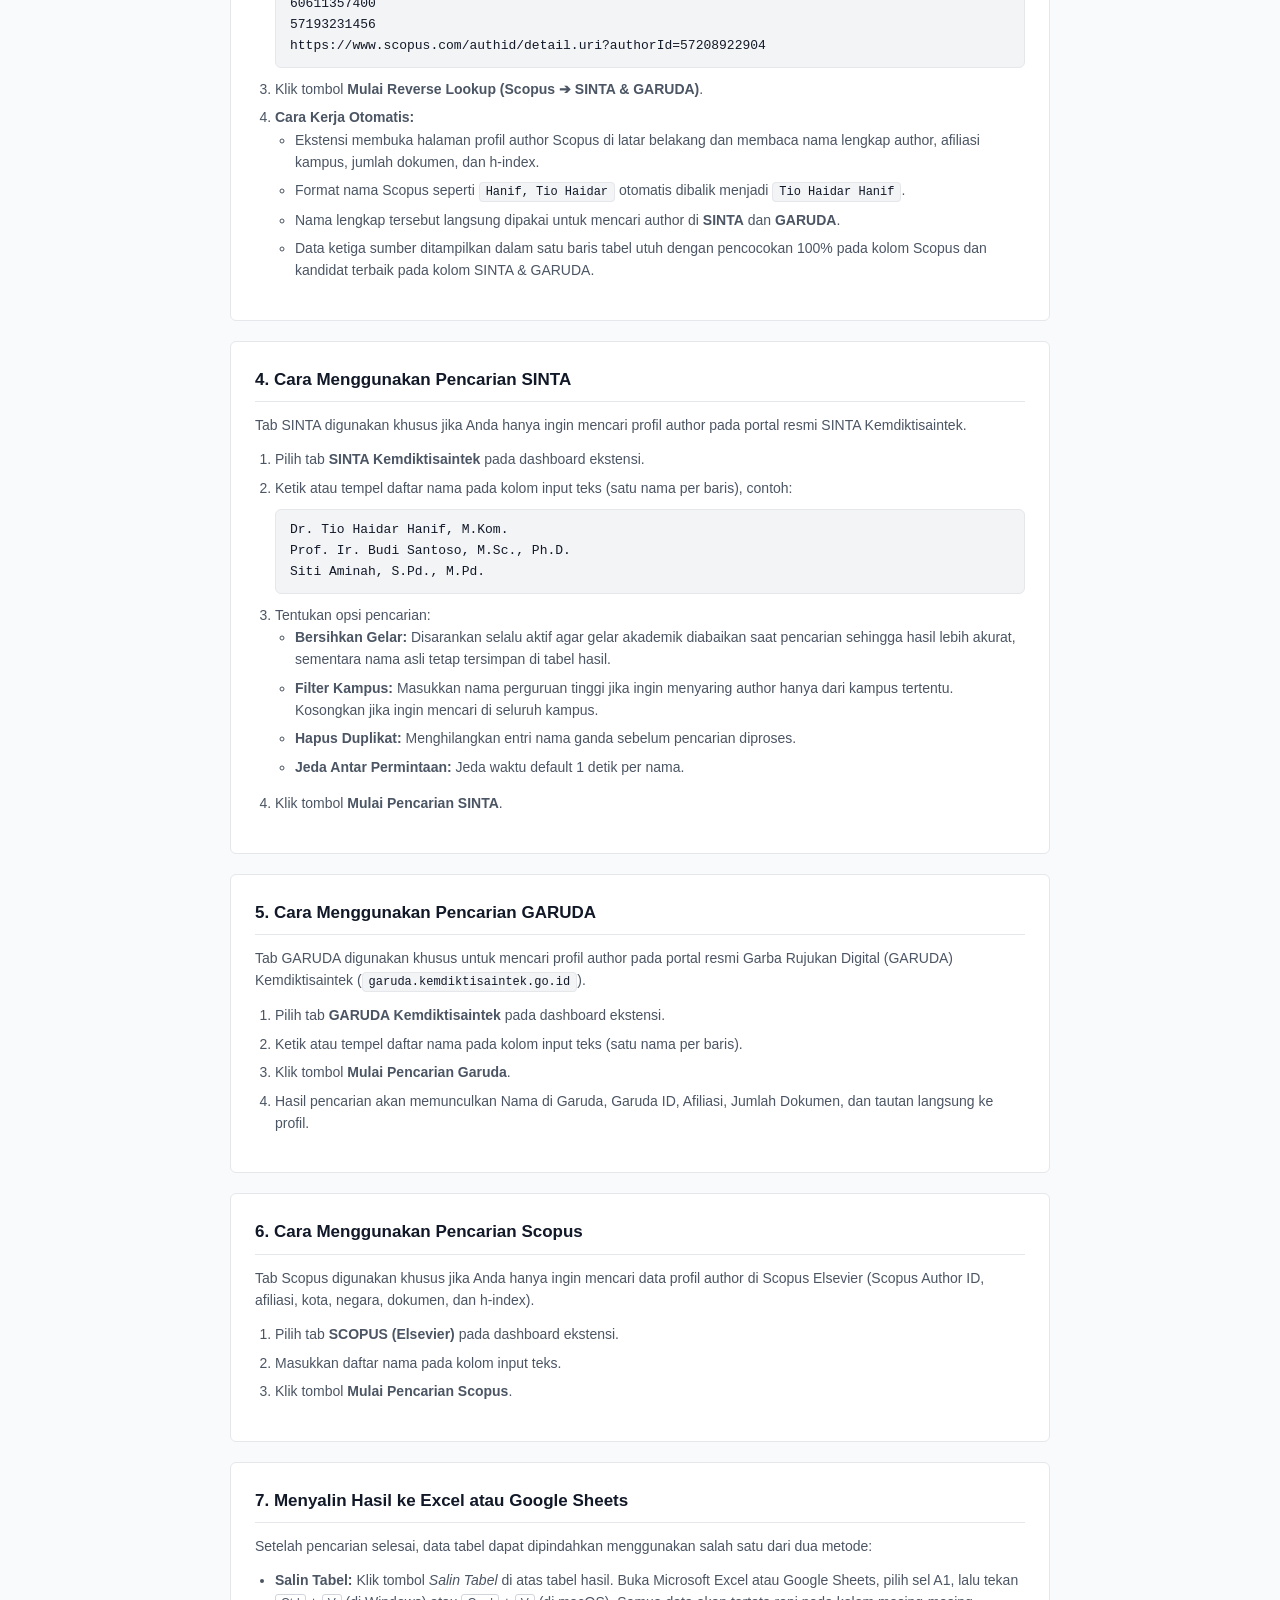
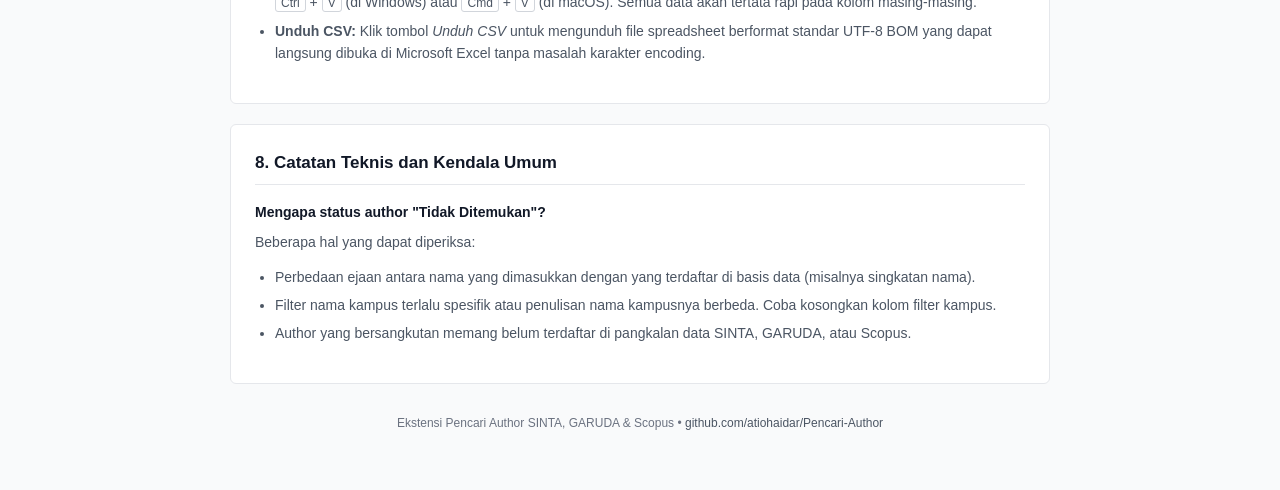
<file: panduan.html>
<!DOCTYPE html>
<html lang="id">
<head>
    <meta charset="UTF-8">
    <meta http-equiv="refresh" content="0; url=index.html">
    <title>Mengalihkan ke Panduan...</title>
</head>
<body>
    <p>Mengalihkan ke <a href="index.html">Halaman Panduan & Download Ekstensi</a>...</p>
</body>
</html>
</file>
<file: style.css>
/* ==========================================================================
   SINTA Author Finder - Clean Light Mode Stylesheet
   ========================================================================== */

:root {
    --bg-page: #f8fafc;
    --bg-card: #ffffff;
    --border-color: #e2e8f0;
    --border-light: #f1f5f9;
    
    --text-primary: #0f172a;
    --text-secondary: #475569;
    --text-muted: #94a3b8;
    
    --primary: #2563eb;
    --primary-hover: #1d4ed8;
    --primary-light: #eff6ff;
    
    --success-bg: #dcfce7;
    --success-text: #166534;
    --success-border: #bbf7d0;
    
    --warning-bg: #fef3c7;
    --warning-text: #92400e;
    --warning-border: #fde68a;
    
    --danger-bg: #fee2e2;
    --danger-text: #991b1b;
    --danger-border: #fecaca;
    
    --neutral-bg: #f1f5f9;
    --neutral-text: #475569;
    --neutral-border: #cbd5e1;

    --radius-sm: 6px;
    --radius-md: 10px;
    --radius-lg: 14px;
    --shadow-sm: 0 1px 2px 0 rgba(0, 0, 0, 0.05);
    --shadow-md: 0 4px 6px -1px rgba(0, 0, 0, 0.07), 0 2px 4px -2px rgba(0, 0, 0, 0.05);
    --shadow-lg: 0 10px 15px -3px rgba(0, 0, 0, 0.08), 0 4px 6px -4px rgba(0, 0, 0, 0.04);
}

* {
    box-sizing: border-box;
    margin: 0;
    padding: 0;
}

body {
    font-family: -apple-system, BlinkMacSystemFont, "Segoe UI", Roboto, "Helvetica Neue", Arial, sans-serif;
    background-color: var(--bg-page);
    color: var(--text-primary);
    line-height: 1.5;
    font-size: 14px;
    padding-bottom: 60px;
}

/* Header & Container */
.container {
    max-width: 1240px;
    margin: 0 auto;
    padding: 0 20px;
}

header {
    background: #ffffff;
    border-bottom: 1px solid var(--border-color);
    padding: 16px 0;
    margin-bottom: 24px;
    box-shadow: var(--shadow-sm);
}

.header-content {
    display: flex;
    justify-content: space-between;
    align-items: center;
}

.brand {
    display: flex;
    align-items: center;
    gap: 12px;
}

.brand-icon {
    width: 36px;
    height: 36px;
    background: var(--primary);
    color: white;
    border-radius: var(--radius-md);
    display: flex;
    align-items: center;
    justify-content: center;
    font-weight: 700;
    font-size: 18px;
}

.brand h1 {
    font-size: 18px;
    font-weight: 700;
    color: var(--text-primary);
}

.brand p {
    font-size: 12px;
    color: var(--text-secondary);
}

.header-meta {
    display: flex;
    align-items: center;
    gap: 12px;
}

.badge-server {
    display: inline-flex;
    align-items: center;
    gap: 6px;
    font-size: 12px;
    padding: 4px 10px;
    border-radius: 9999px;
    background: var(--success-bg);
    color: var(--success-text);
    border: 1px solid var(--success-border);
    font-weight: 500;
}

.badge-server.badge-success {
    background: var(--success-bg);
    color: var(--success-text);
    border-color: var(--success-border);
}

.badge-server.badge-warning {
    background: var(--warning-bg);
    color: var(--warning-text);
    border-color: var(--warning-border);
}

.alert-banner {
    display: flex;
    align-items: flex-start;
    gap: 14px;
    padding: 16px 20px;
    margin-bottom: 20px;
    background: #fffbeb;
    border: 1px solid #fde68a;
    border-radius: var(--radius-md);
    color: #92400e;
    box-shadow: var(--shadow-sm);
}

.alert-banner .alert-icon {
    font-size: 22px;
    line-height: 1;
}

.alert-banner .alert-body {
    flex: 1;
    font-size: 13px;
    line-height: 1.6;
}

.alert-banner .alert-body code {
    background: #fef3c7;
    padding: 2px 6px;
    border-radius: 4px;
    font-size: 12px;
    font-family: monospace;
    color: #78350f;
}

.dot {
    width: 7px;
    height: 7px;
    border-radius: 50%;
    background: currentColor;
    display: inline-block;
}

/* Source Selector Tabs */
.source-tabs {
    display: grid;
    grid-template-columns: repeat(4, 1fr);
    gap: 14px;
    margin-bottom: 20px;
}

@media (max-width: 1100px) {
    .source-tabs {
        grid-template-columns: repeat(2, 1fr);
    }
}

@media (max-width: 640px) {
    .source-tabs {
        grid-template-columns: 1fr;
    }
}

.source-tab {
    background: #ffffff;
    border: 2px solid var(--border-color);
    border-radius: var(--radius-lg);
    padding: 14px 18px;
    display: flex;
    align-items: center;
    gap: 14px;
    cursor: pointer;
    transition: all 0.2s ease;
    text-align: left;
    box-shadow: var(--shadow-sm);
}

.source-tab:hover {
    border-color: #93c5fd;
    background: #f8fafc;
}

.source-tab.active {
    border-color: var(--primary);
    background: #ffffff;
    box-shadow: 0 0 0 3px rgba(37, 99, 235, 0.12), var(--shadow-sm);
}

.icon, .icon-sm, .icon-lg {
    stroke: currentColor;
    stroke-width: 2;
    stroke-linecap: round;
    stroke-linejoin: round;
    fill: none;
    display: inline-block;
    vertical-align: -2px;
    flex-shrink: 0;
}

.icon-sm {
    width: 14px;
    height: 14px;
}

.icon {
    width: 15px;
    height: 15px;
}

.icon-lg {
    width: 20px;
    height: 20px;
}

.source-icon {
    width: 36px;
    height: 36px;
    border-radius: var(--radius-md);
    background: #f1f5f9;
    color: #475569;
    display: flex;
    align-items: center;
    justify-content: center;
    flex-shrink: 0;
}

.source-tab.active .source-icon {
    background: #eff6ff;
    color: var(--primary);
}

.source-title {
    font-size: 15px;
    font-weight: 700;
    color: var(--text-primary);
}

.source-desc {
    font-size: 12px;
    color: var(--text-muted);
}

.source-tab.active .source-title {
    color: var(--primary);
}

/* Cards & Layout */
.card {
    background: var(--bg-card);
    border: 1px solid var(--border-color);
    border-radius: var(--radius-lg);
    box-shadow: var(--shadow-sm);
    padding: 20px;
    margin-bottom: 24px;
}

.card-title {
    font-size: 15px;
    font-weight: 600;
    margin-bottom: 14px;
    color: var(--text-primary);
    display: flex;
    align-items: center;
    justify-content: space-between;
}

.grid-2 {
    display: grid;
    grid-template-columns: 1fr 1fr;
    gap: 20px;
}

@media (max-width: 860px) {
    .grid-2 {
        grid-template-columns: 1fr;
    }
}

/* Forms & Inputs */
label {
    display: block;
    font-size: 13px;
    font-weight: 600;
    color: var(--text-secondary);
    margin-bottom: 6px;
}

textarea, input[type="text"], select {
    width: 100%;
    padding: 10px 12px;
    border: 1px solid var(--border-color);
    border-radius: var(--radius-sm);
    font-size: 13px;
    color: var(--text-primary);
    background: #ffffff;
    transition: border-color 0.15s ease, box-shadow 0.15s ease;
    font-family: inherit;
}

textarea:focus, input[type="text"]:focus, select:focus {
    outline: none;
    border-color: var(--primary);
    box-shadow: 0 0 0 3px rgba(37, 99, 235, 0.12);
}

textarea {
    resize: vertical;
    min-height: 140px;
    line-height: 1.5;
}

.form-group {
    margin-bottom: 14px;
}

.form-check {
    display: flex;
    align-items: center;
    gap: 8px;
    cursor: pointer;
    font-size: 13px;
    color: var(--text-secondary);
    user-select: none;
}

.form-check input[type="checkbox"] {
    width: 16px;
    height: 16px;
    cursor: pointer;
    accent-color: var(--primary);
}

/* Buttons */
.btn-group {
    display: flex;
    flex-wrap: wrap;
    gap: 10px;
    align-items: center;
}

.btn {
    display: inline-flex;
    align-items: center;
    justify-content: center;
    gap: 6px;
    padding: 8px 16px;
    font-size: 13px;
    font-weight: 600;
    border-radius: var(--radius-sm);
    border: 1px solid transparent;
    cursor: pointer;
    transition: all 0.15s ease;
    text-decoration: none;
    user-select: none;
}

.btn:disabled {
    opacity: 0.55;
    cursor: not-allowed !important;
}

.btn-primary {
    background: var(--primary);
    color: white;
}
.btn-primary:hover:not(:disabled) {
    background: var(--primary-hover);
}

.btn-secondary {
    background: #ffffff;
    border-color: var(--border-color);
    color: var(--text-secondary);
}
.btn-secondary:hover:not(:disabled) {
    background: var(--neutral-bg);
    color: var(--text-primary);
}

.btn-warning {
    background: var(--warning-bg);
    color: var(--warning-text);
    border-color: var(--warning-border);
}
.btn-warning:hover:not(:disabled) {
    filter: brightness(0.96);
}

.btn-danger {
    background: var(--danger-bg);
    color: var(--danger-text);
    border-color: var(--danger-border);
}

.btn-sm {
    padding: 5px 10px;
    font-size: 12px;
}

/* Progress & Live Dashboard */
.progress-container {
    background: var(--border-light);
    height: 10px;
    border-radius: 9999px;
    overflow: hidden;
    margin: 12px 0 8px 0;
    position: relative;
}

.progress-bar {
    height: 100%;
    width: 0%;
    background: var(--primary);
    border-radius: 9999px;
    transition: width 0.25s ease;
}

.stat-pills {
    display: flex;
    flex-wrap: wrap;
    gap: 10px;
    margin-top: 14px;
}

.stat-pill {
    padding: 8px 14px;
    border-radius: var(--radius-md);
    background: #ffffff;
    border: 1px solid var(--border-color);
    display: flex;
    flex-direction: column;
    min-width: 105px;
}

.stat-label {
    font-size: 11px;
    color: var(--text-muted);
    font-weight: 600;
    text-transform: uppercase;
}

.stat-value {
    font-size: 18px;
    font-weight: 700;
    color: var(--text-primary);
}

/* Badges */
.badge {
    display: inline-flex;
    align-items: center;
    gap: 4px;
    padding: 3px 8px;
    border-radius: 9999px;
    font-size: 11px;
    font-weight: 600;
    border: 1px solid transparent;
}

.badge-success {
    background: var(--success-bg);
    color: var(--success-text);
    border-color: var(--success-border);
}

.badge-warning {
    background: var(--warning-bg);
    color: var(--warning-text);
    border-color: var(--warning-border);
}

.badge-danger {
    background: var(--danger-bg);
    color: var(--danger-text);
    border-color: var(--danger-border);
}

.badge-neutral {
    background: var(--neutral-bg);
    color: var(--neutral-text);
    border-color: var(--neutral-border);
}

.badge-score {
    background: var(--primary-light);
    color: var(--primary);
    border-color: #bfdbfe;
    font-weight: 700;
}

/* Candidate Review Section / Modal */
.review-box {
    border: 1px solid #fde68a;
    background: #fffbeb;
    border-radius: var(--radius-md);
    padding: 16px;
    margin-bottom: 20px;
}

.candidate-grid {
    display: grid;
    grid-template-columns: repeat(auto-fill, minmax(320px, 1fr));
    gap: 14px;
    margin: 14px 0;
}

.candidate-card {
    background: #ffffff;
    border: 2px solid var(--border-color);
    border-radius: var(--radius-md);
    padding: 14px;
    cursor: pointer;
    transition: all 0.15s ease;
    display: flex;
    flex-direction: column;
    gap: 10px;
    position: relative;
}

.candidate-card:hover {
    border-color: #93c5fd;
    box-shadow: var(--shadow-md);
}

.candidate-card.selected {
    border-color: var(--primary);
    background: #f8fafc;
    box-shadow: 0 0 0 2px rgba(37, 99, 235, 0.15);
}

.candidate-header {
    display: flex;
    gap: 12px;
    align-items: flex-start;
}

.candidate-avatar {
    width: 52px;
    height: 52px;
    border-radius: var(--radius-sm);
    object-fit: cover;
    background: #e2e8f0;
    border: 1px solid var(--border-color);
    flex-shrink: 0;
}

.candidate-info {
    flex: 1;
    min-width: 0;
}

.candidate-name {
    font-size: 14px;
    font-weight: 700;
    color: var(--text-primary);
    margin-bottom: 2px;
    display: flex;
    align-items: center;
    gap: 6px;
    flex-wrap: wrap;
}

.candidate-affil {
    font-size: 12px;
    color: var(--text-secondary);
    font-weight: 500;
}

.candidate-dept {
    font-size: 11px;
    color: var(--text-muted);
}

.candidate-metrics {
    display: grid;
    grid-template-columns: 1fr 1fr;
    gap: 6px;
    background: var(--neutral-bg);
    padding: 8px 10px;
    border-radius: var(--radius-sm);
    font-size: 11px;
}

.candidate-metrics span {
    color: var(--text-secondary);
}

.candidate-metrics strong {
    color: var(--text-primary);
}

.candidate-subjects {
    font-size: 11px;
    color: var(--text-muted);
    overflow: hidden;
    text-overflow: ellipsis;
    white-space: nowrap;
}

.candidate-select-btn {
    margin-top: auto;
    width: 100%;
    padding: 6px 12px;
    font-size: 12px;
    font-weight: 600;
    border-radius: var(--radius-sm);
    text-align: center;
    border: 1px solid var(--border-color);
    background: #ffffff;
    color: var(--text-secondary);
}

.candidate-card.selected .candidate-select-btn {
    background: var(--primary);
    color: white;
    border-color: var(--primary);
}

/* Results Data Table */
.table-wrapper {
    overflow-x: auto;
    border: 1px solid var(--border-color);
    border-radius: var(--radius-md);
    background: #ffffff;
}

table {
    width: 100%;
    border-collapse: collapse;
    font-size: 13px;
    text-align: left;
}

thead {
    background: #f8fafc;
    border-bottom: 1px solid var(--border-color);
}

th {
    padding: 12px 14px;
    font-weight: 600;
    color: var(--text-secondary);
    white-space: nowrap;
    font-size: 12px;
    text-transform: uppercase;
    letter-spacing: 0.03em;
}

td {
    padding: 12px 14px;
    border-bottom: 1px solid var(--border-light);
    color: var(--text-primary);
    vertical-align: middle;
}

tbody tr:hover {
    background-color: #f8fafc;
}

tbody tr:last-child td {
    border-bottom: none;
}

.table-filter-bar {
    display: flex;
    justify-content: space-between;
    align-items: center;
    gap: 12px;
    margin-bottom: 12px;
    flex-wrap: wrap;
}

.search-table-input {
    max-width: 280px;
}

/* Modal for Single Item Review */
.modal-overlay {
    position: fixed;
    top: 0;
    left: 0;
    right: 0;
    bottom: 0;
    background: rgba(15, 23, 42, 0.45);
    display: flex;
    align-items: center;
    justify-content: center;
    z-index: 1000;
    padding: 20px;
    backdrop-filter: blur(2px);
}

.modal-content {
    background: #ffffff;
    border-radius: var(--radius-lg);
    box-shadow: var(--shadow-lg);
    max-width: 800px;
    width: 100%;
    max-height: 90vh;
    display: flex;
    flex-direction: column;
    overflow: hidden;
}

.modal-header {
    padding: 16px 20px;
    border-bottom: 1px solid var(--border-color);
    display: flex;
    justify-content: space-between;
    align-items: center;
}

.modal-header h3 {
    font-size: 16px;
    font-weight: 700;
}

.modal-body {
    padding: 20px;
    overflow-y: auto;
}

.modal-footer {
    padding: 14px 20px;
    border-top: 1px solid var(--border-color);
    display: flex;
    justify-content: flex-end;
    gap: 10px;
    background: #f8fafc;
}

/* Utility */
.text-muted { color: var(--text-muted); }
.text-success { color: var(--success-text); }
.text-danger { color: var(--danger-text); }
.text-sm { font-size: 12px; }
.truncate {
    overflow: hidden;
    text-overflow: ellipsis;
    white-space: nowrap;
    max-width: 220px;
}
.hidden { display: none !important; }

/* Combined Table Cells */
.combined-cell-box {
    display: flex;
    flex-direction: column;
    gap: 4px;
    padding: 8px 10px;
    border-radius: var(--radius-sm);
    background: #f8fafc;
    border: 1px solid var(--border-color);
    font-size: 12px;
    line-height: 1.4;
}

.combined-cell-box.status-matched {
    background: #f0fdf4;
    border-color: #bbf7d0;
}

.combined-cell-box.status-review {
    background: #fefce8;
    border-color: #fef08a;
}

.combined-cell-box.status-notfound {
    background: #f8fafc;
    border-color: #e2e8f0;
    color: var(--text-muted);
}

.combined-cell-top {
    display: flex;
    align-items: center;
    justify-content: space-between;
    gap: 6px;
    font-weight: 600;
}

.combined-cell-name {
    color: var(--text-main);
    overflow: hidden;
    text-overflow: ellipsis;
    white-space: nowrap;
    max-width: 170px;
}

.combined-cell-meta {
    font-size: 11px;
    color: var(--text-secondary);
    display: flex;
    flex-wrap: wrap;
    gap: 8px;
}

.combined-cell-meta a {
    color: var(--primary);
    text-decoration: none;
    font-weight: 600;
}

.combined-cell-meta a:hover {
    text-decoration: underline;
}

.combined-cell-affil {
    font-size: 11px;
    color: var(--text-muted);
    overflow: hidden;
    text-overflow: ellipsis;
    white-space: nowrap;
    max-width: 200px;
}

.combined-cell-action {
    margin-top: 4px;
    display: flex;
    justify-content: flex-end;
}

.btn-xs {
    padding: 3px 8px;
    font-size: 11px;
    border-radius: var(--radius-sm);
    font-weight: 500;
}

/* Segmented Control for Input Mode Switch */
.input-mode-container {
    margin-bottom: 14px;
}

.segmented-control {
    display: inline-flex;
    background: #f1f5f9;
    padding: 3px;
    border-radius: var(--radius-sm);
    border: 1px solid var(--border-color);
    gap: 3px;
}

.segmented-btn {
    display: inline-flex;
    align-items: center;
    gap: 6px;
    padding: 5px 12px;
    border-radius: var(--radius-sm);
    font-size: 13px;
    font-weight: 500;
    color: var(--text-secondary);
    background: transparent;
    border: none;
    cursor: pointer;
    transition: all 0.15s ease;
    font-family: inherit;
    line-height: 1.3;
}

.segmented-btn svg {
    width: 14px;
    height: 14px;
    max-width: 14px;
    max-height: 14px;
    stroke: currentColor;
    stroke-width: 2;
    stroke-linecap: round;
    stroke-linejoin: round;
    fill: none;
    flex-shrink: 0;
}

.segmented-btn:hover {
    color: var(--text-main);
}

.segmented-btn.active {
    background: #ffffff;
    color: var(--primary);
    font-weight: 600;
    box-shadow: 0 1px 3px rgba(0, 0, 0, 0.08);
}
</file>
